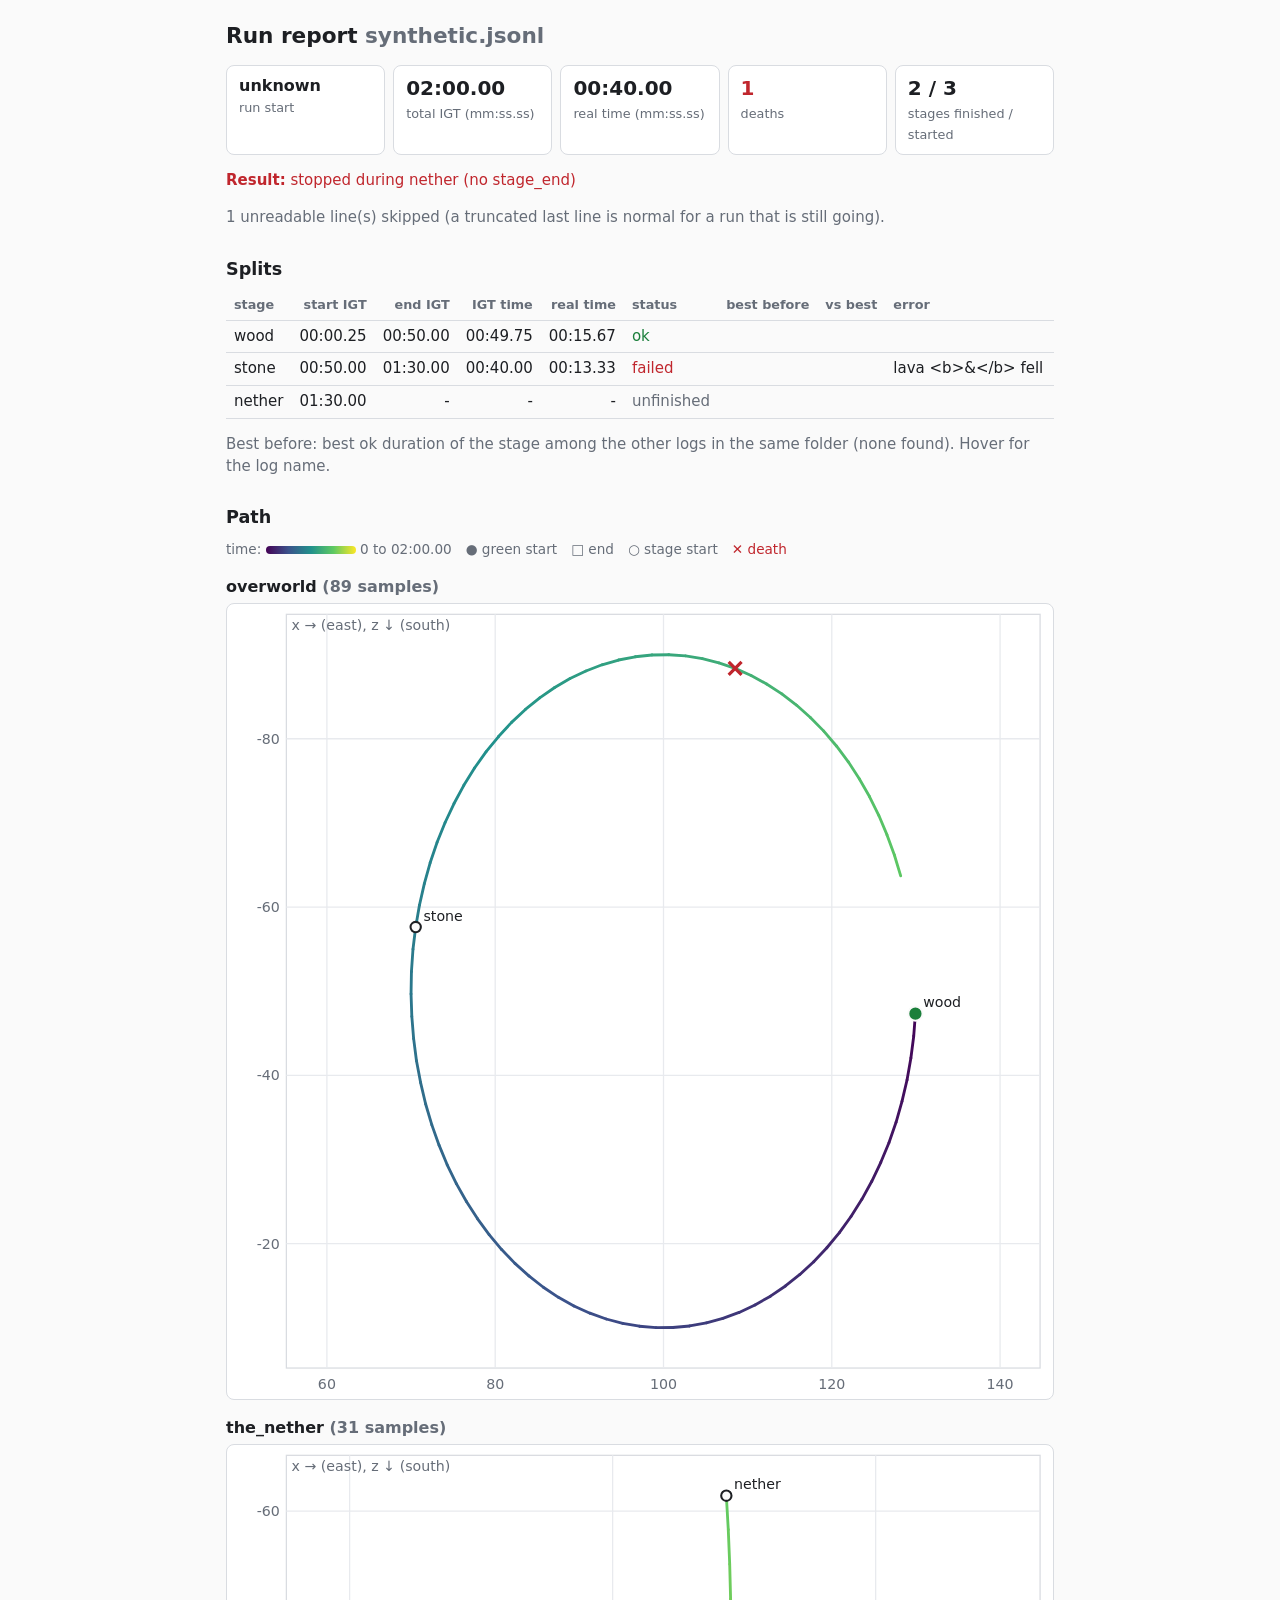
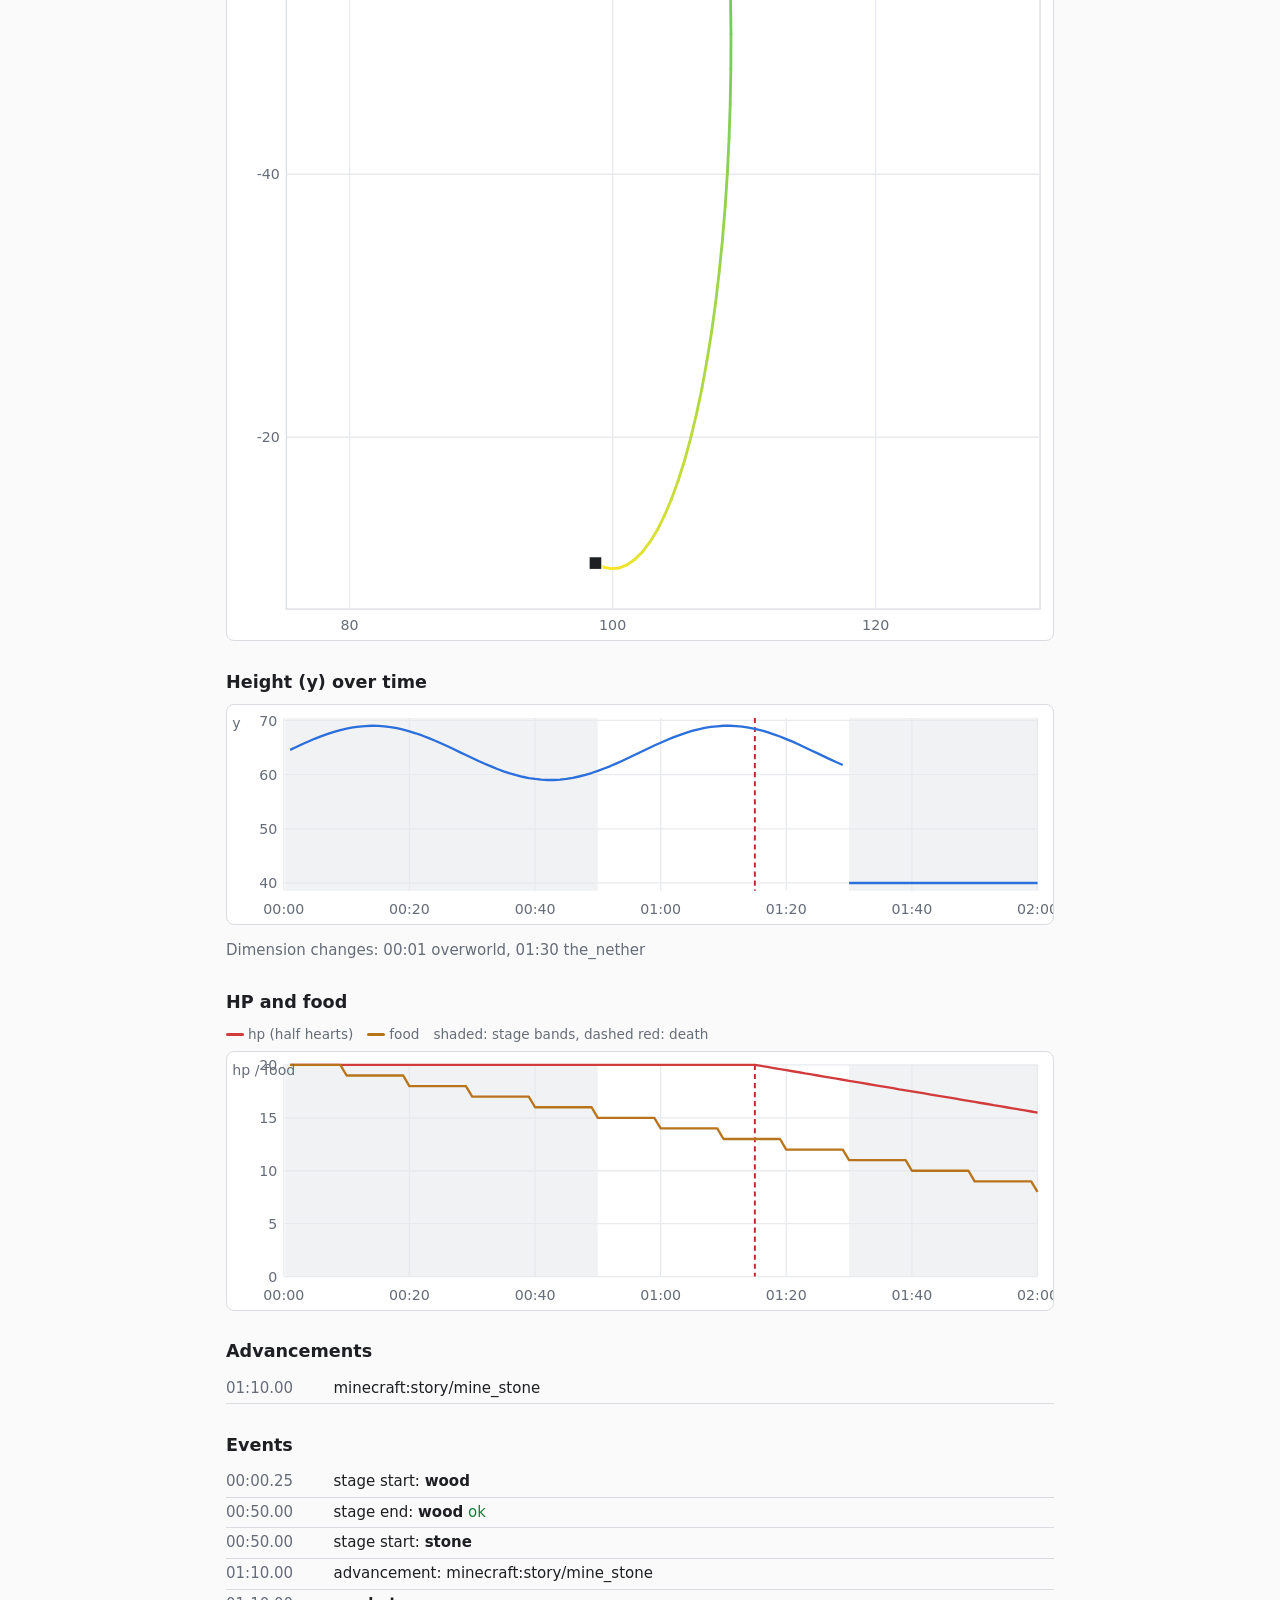
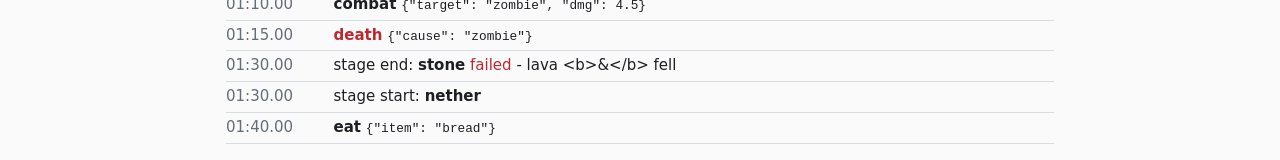
<file: mc_speedrun/tools/testdata/synthetic.html>
<!doctype html><html lang=en><head><meta charset=utf-8><meta name=viewport content='width=device-width,initial-scale=1'><title>Run report synthetic.jsonl</title><style>
:root{--bg:#fafafa;--fg:#1d1f23;--mute:#666d78;--card:#fff;--line:#d9dce1;--grid:#e8eaee;--acc:#2a6fdb;
--ok:#1b7f3b;--bad:#c0262d;--hp:#d23b3b;--food:#b8741a;--y:#2a6fdb;--band0:rgba(120,130,150,.10);--band1:rgba(120,130,150,0)}
@media(prefers-color-scheme:dark){:root{--bg:#14161a;--fg:#e6e8ec;--mute:#9aa1ac;--card:#1c1f25;--line:#343942;--grid:#2a2e36;
--acc:#6aa3ff;--ok:#5cc47c;--bad:#ff6b72;--hp:#ff6b6b;--food:#e8a54a;--y:#6aa3ff;--band0:rgba(160,170,190,.12);--band1:rgba(160,170,190,0)}}
*{box-sizing:border-box}
body{margin:0;background:var(--bg);color:var(--fg);font:15px/1.45 system-ui,-apple-system,Segoe UI,Roboto,sans-serif}
main{max-width:860px;margin:0 auto;padding:16px}
h1{font-size:1.35rem;margin:.2em 0 .6em}h2{font-size:1.1rem;margin:1.6em 0 .5em}
.cards{display:grid;grid-template-columns:repeat(auto-fit,minmax(150px,1fr));gap:8px}
.card{background:var(--card);border:1px solid var(--line);border-radius:8px;padding:8px 12px}
.card b{display:block;font-size:1.25rem;font-variant-numeric:tabular-nums}.card span{color:var(--mute);font-size:.8rem}
.ok{color:var(--ok)}.bad{color:var(--bad)}.mute{color:var(--mute)}
.scroll{overflow-x:auto}table{border-collapse:collapse;width:100%;font-variant-numeric:tabular-nums}
th,td{text-align:left;padding:5px 8px;border-bottom:1px solid var(--line);white-space:nowrap}
td.err{white-space:normal;min-width:12em;word-break:break-word}th{color:var(--mute);font-weight:600;font-size:.8rem}
td.n,th.n{text-align:right}
svg.chart{width:100%;height:auto;display:block;background:var(--card);border:1px solid var(--line);border-radius:8px}
.grid{stroke:var(--grid);stroke-width:1}.tick{fill:var(--mute);font-size:11px}.lbl{fill:var(--fg);font-size:11px}
.frame{fill:none;stroke:var(--line)}.band.b0{fill:var(--band0)}.band.b1{fill:var(--band1)}
.line{fill:none;stroke-width:1.8;stroke-linejoin:round}.line.hp{stroke:var(--hp)}.line.food{stroke:var(--food)}.line.yy{stroke:var(--y)}
.dot.hp{fill:var(--hp)}.dot.food{fill:var(--food)}.dot.yy{fill:var(--y)}
.death{stroke:var(--bad);stroke-width:1.5;stroke-dasharray:4 3}.deathmark{stroke:var(--bad);stroke-width:2.5;fill:none}
.stage{fill:var(--bg);stroke:var(--fg);stroke-width:1.6}.start{fill:var(--ok);stroke:var(--bg);stroke-width:1.5}.end{fill:var(--fg);stroke:var(--bg)}
.legend{display:flex;gap:14px;flex-wrap:wrap;color:var(--mute);font-size:.85rem;margin:.3em 0 .5em;align-items:center}
.sw{display:inline-block;width:18px;height:3px;vertical-align:middle;margin-right:4px;border-radius:2px}
.ramp{display:inline-block;width:90px;height:8px;border-radius:4px;vertical-align:middle}
ul.ev{list-style:none;padding:0;margin:0}ul.ev li{padding:4px 0;border-bottom:1px solid var(--line);display:flex;gap:10px}
ul.ev time{color:var(--mute);font-variant-numeric:tabular-nums;min-width:6.5em;flex:none}
code{font-size:.85em;word-break:break-all}
</style></head><body><main><h1>Run report <span class=mute>synthetic.jsonl</span></h1><div class=cards><div class=card><b class='' style='font-size:1rem'>unknown</b><span>run start</span></div><div class=card><b class='' style='font-size:1.25rem'>02:00.00</b><span>total IGT (mm:ss.ss)</span></div><div class=card><b class='' style='font-size:1.25rem'>00:40.00</b><span>real time (mm:ss.ss)</span></div><div class=card><b class='bad' style='font-size:1.25rem'>1</b><span>deaths</span></div><div class=card><b class='' style='font-size:1.25rem'>2 / 3</b><span>stages finished / started</span></div></div><p class='bad'><b>Result:</b> stopped during nether (no stage_end)</p><p class=mute>1 unreadable line(s) skipped (a truncated last line is normal for a run that is still going).</p><h2>Splits</h2><div class=scroll><table><tr><th>stage<th class=n>start IGT<th class=n>end IGT<th class=n>IGT time<th class=n>real time<th>status<th class=n>best before<th class=n>vs best<th>error</tr><tr><td>wood<td class=n>00:00.25<td class=n>00:50.00<td class=n>00:49.75<td class=n>00:15.67<td><span class=ok>ok</span><td class=n><td class=n><td class=err></tr><tr><td>stone<td class=n>00:50.00<td class=n>01:30.00<td class=n>00:40.00<td class=n>00:13.33<td><span class=bad>failed</span><td class=n><td class=n><td class=err>lava &lt;b&gt;&amp;&lt;/b&gt; fell</tr><tr><td>nether<td class=n>01:30.00<td class=n>-<td class=n>-<td class=n>-<td><span class=mute>unfinished</span><td class=n><td class=n><td class=err></tr></table></div><p class=mute>Best before: best ok duration of the stage among the other logs in the same folder (none found). Hover for the log name.</p><h2>Path</h2><div class=legend><span>time: <span class=ramp style='background:linear-gradient(90deg,#440154,#402a70,#3b528b,#2e728c,#21918c,#40ad77,#5ec962,#aed844,#fde725)'></span> 0 to 02:00.00</span><span>&#9679; green start</span><span>&#9633; end</span><span>&#9675; stage start</span><span style='color:var(--bad)'>&#10005; death</span></div><h3 style='font-size:1rem;margin:1em 0 .3em'>overworld <span class=mute>(89 samples)</span></h3><svg viewBox="0 0 640 616" class="chart map" role="img" aria-label="path in overworld"><rect class="frame" x="46" y="8" width="584" height="584"/><line class="grid" x1="77.4" x2="77.4" y1="8" y2="592"/><text class="tick" x="77.4" y="608" text-anchor="middle">60</text><line class="grid" x1="207.8" x2="207.8" y1="8" y2="592"/><text class="tick" x="207.8" y="608" text-anchor="middle">80</text><line class="grid" x1="338.2" x2="338.2" y1="8" y2="592"/><text class="tick" x="338.2" y="608" text-anchor="middle">100</text><line class="grid" x1="468.6" x2="468.6" y1="8" y2="592"/><text class="tick" x="468.6" y="608" text-anchor="middle">120</text><line class="grid" x1="599.0" x2="599.0" y1="8" y2="592"/><text class="tick" x="599.0" y="608" text-anchor="middle">140</text><line class="grid" x1="46" x2="630" y1="104.4" y2="104.4"/><text class="tick" x="41" y="108.4" text-anchor="end">-80</text><line class="grid" x1="46" x2="630" y1="234.8" y2="234.8"/><text class="tick" x="41" y="238.8" text-anchor="end">-60</text><line class="grid" x1="46" x2="630" y1="365.2" y2="365.2"/><text class="tick" x="41" y="369.2" text-anchor="end">-40</text><line class="grid" x1="46" x2="630" y1="495.6" y2="495.6"/><text class="tick" x="41" y="499.6" text-anchor="end">-20</text><line x1="533.4" y1="317.4" x2="532.1" y2="334.7" stroke="#430658" stroke-width="2.2" stroke-linecap="round"><title>00:02.00 y=65.1</title></line><line x1="532.1" y1="334.7" x2="529.9" y2="351.8" stroke="#43095a" stroke-width="2.2" stroke-linecap="round"><title>00:03.00 y=65.6</title></line><line x1="529.9" y1="351.8" x2="526.9" y2="368.8" stroke="#430c5b" stroke-width="2.2" stroke-linecap="round"><title>00:04.00 y=66.1</title></line><line x1="526.9" y1="368.8" x2="523.0" y2="385.4" stroke="#420e5d" stroke-width="2.2" stroke-linecap="round"><title>00:05.00 y=66.6</title></line><line x1="523.0" y1="385.4" x2="518.4" y2="401.6" stroke="#42115f" stroke-width="2.2" stroke-linecap="round"><title>00:06.00 y=67.1</title></line><line x1="518.4" y1="401.6" x2="512.9" y2="417.4" stroke="#421461" stroke-width="2.2" stroke-linecap="round"><title>00:07.00 y=67.5</title></line><line x1="512.9" y1="417.4" x2="506.6" y2="432.6" stroke="#421763" stroke-width="2.2" stroke-linecap="round"><title>00:08.00 y=67.9</title></line><line x1="506.6" y1="432.6" x2="499.6" y2="447.3" stroke="#411964" stroke-width="2.2" stroke-linecap="round"><title>00:09.00 y=68.2</title></line><line x1="499.6" y1="447.3" x2="491.9" y2="461.3" stroke="#411c66" stroke-width="2.2" stroke-linecap="round"><title>00:10.00 y=68.5</title></line><line x1="491.9" y1="461.3" x2="483.5" y2="474.6" stroke="#411f68" stroke-width="2.2" stroke-linecap="round"><title>00:11.00 y=68.7</title></line><line x1="483.5" y1="474.6" x2="474.5" y2="487.1" stroke="#40216a" stroke-width="2.2" stroke-linecap="round"><title>00:12.00 y=68.9</title></line><line x1="474.5" y1="487.1" x2="464.8" y2="498.8" stroke="#40246c" stroke-width="2.2" stroke-linecap="round"><title>00:13.00 y=69.0</title></line><line x1="464.8" y1="498.8" x2="454.6" y2="509.6" stroke="#40276e" stroke-width="2.2" stroke-linecap="round"><title>00:14.00 y=69.0</title></line><line x1="454.6" y1="509.6" x2="443.9" y2="519.5" stroke="#402a70" stroke-width="2.2" stroke-linecap="round"><title>00:15.00 y=69.0</title></line><line x1="443.9" y1="519.5" x2="432.7" y2="528.4" stroke="#3f2c71" stroke-width="2.2" stroke-linecap="round"><title>00:16.00 y=68.9</title></line><line x1="432.7" y1="528.4" x2="421.1" y2="536.3" stroke="#3f2f73" stroke-width="2.2" stroke-linecap="round"><title>00:17.00 y=68.7</title></line><line x1="421.1" y1="536.3" x2="409.1" y2="543.1" stroke="#3f3275" stroke-width="2.2" stroke-linecap="round"><title>00:18.00 y=68.5</title></line><line x1="409.1" y1="543.1" x2="396.8" y2="548.9" stroke="#3e3477" stroke-width="2.2" stroke-linecap="round"><title>00:19.00 y=68.3</title></line><line x1="396.8" y1="548.9" x2="384.2" y2="553.5" stroke="#3e3779" stroke-width="2.2" stroke-linecap="round"><title>00:20.00 y=68.0</title></line><line x1="384.2" y1="553.5" x2="371.5" y2="557.0" stroke="#3e3a7a" stroke-width="2.2" stroke-linecap="round"><title>00:21.00 y=67.6</title></line><line x1="371.5" y1="557.0" x2="358.5" y2="559.4" stroke="#3d3c7c" stroke-width="2.2" stroke-linecap="round"><title>00:22.00 y=67.2</title></line><line x1="358.5" y1="559.4" x2="345.5" y2="560.6" stroke="#3d3f7e" stroke-width="2.2" stroke-linecap="round"><title>00:23.00 y=66.8</title></line><line x1="345.5" y1="560.6" x2="332.5" y2="560.7" stroke="#3d4280" stroke-width="2.2" stroke-linecap="round"><title>00:24.00 y=66.3</title></line><line x1="332.5" y1="560.7" x2="319.5" y2="559.6" stroke="#3c4482" stroke-width="2.2" stroke-linecap="round"><title>00:25.00 y=65.8</title></line><line x1="319.5" y1="559.6" x2="306.6" y2="557.4" stroke="#3c4784" stroke-width="2.2" stroke-linecap="round"><title>00:26.00 y=65.3</title></line><line x1="306.6" y1="557.4" x2="293.8" y2="554.0" stroke="#3c4a86" stroke-width="2.2" stroke-linecap="round"><title>00:27.00 y=64.7</title></line><line x1="293.8" y1="554.0" x2="281.2" y2="549.5" stroke="#3c4d87" stroke-width="2.2" stroke-linecap="round"><title>00:28.00 y=64.2</title></line><line x1="281.2" y1="549.5" x2="268.8" y2="543.9" stroke="#3b4f89" stroke-width="2.2" stroke-linecap="round"><title>00:29.00 y=63.6</title></line><line x1="268.8" y1="543.9" x2="256.8" y2="537.2" stroke="#3b528b" stroke-width="2.2" stroke-linecap="round"><title>00:30.00 y=63.0</title></line><line x1="256.8" y1="537.2" x2="245.1" y2="529.4" stroke="#3a548b" stroke-width="2.2" stroke-linecap="round"><title>00:31.00 y=62.5</title></line><line x1="245.1" y1="529.4" x2="233.9" y2="520.6" stroke="#39568b" stroke-width="2.2" stroke-linecap="round"><title>00:32.00 y=62.0</title></line><line x1="233.9" y1="520.6" x2="223.1" y2="510.9" stroke="#38588b" stroke-width="2.2" stroke-linecap="round"><title>00:33.00 y=61.5</title></line><line x1="223.1" y1="510.9" x2="212.8" y2="500.2" stroke="#385a8b" stroke-width="2.2" stroke-linecap="round"><title>00:34.00 y=61.0</title></line><line x1="212.8" y1="500.2" x2="203.1" y2="488.6" stroke="#375c8b" stroke-width="2.2" stroke-linecap="round"><title>00:35.00 y=60.6</title></line><line x1="203.1" y1="488.6" x2="194.0" y2="476.2" stroke="#365f8b" stroke-width="2.2" stroke-linecap="round"><title>00:36.00 y=60.2</title></line><line x1="194.0" y1="476.2" x2="185.5" y2="463.0" stroke="#35618b" stroke-width="2.2" stroke-linecap="round"><title>00:37.00 y=59.9</title></line><line x1="185.5" y1="463.0" x2="177.7" y2="449.1" stroke="#34638b" stroke-width="2.2" stroke-linecap="round"><title>00:38.00 y=59.6</title></line><line x1="177.7" y1="449.1" x2="170.6" y2="434.5" stroke="#33658b" stroke-width="2.2" stroke-linecap="round"><title>00:39.00 y=59.4</title></line><line x1="170.6" y1="434.5" x2="164.3" y2="419.3" stroke="#32678b" stroke-width="2.2" stroke-linecap="round"><title>00:40.00 y=59.2</title></line><line x1="164.3" y1="419.3" x2="158.7" y2="403.6" stroke="#31698b" stroke-width="2.2" stroke-linecap="round"><title>00:41.00 y=59.1</title></line><line x1="158.7" y1="403.6" x2="153.9" y2="387.4" stroke="#316b8b" stroke-width="2.2" stroke-linecap="round"><title>00:42.00 y=59.0</title></line><line x1="153.9" y1="387.4" x2="150.0" y2="370.8" stroke="#306d8b" stroke-width="2.2" stroke-linecap="round"><title>00:43.00 y=59.0</title></line><line x1="150.0" y1="370.8" x2="146.8" y2="353.9" stroke="#2f6f8b" stroke-width="2.2" stroke-linecap="round"><title>00:44.00 y=59.1</title></line><line x1="146.8" y1="353.9" x2="144.6" y2="336.8" stroke="#2e728c" stroke-width="2.2" stroke-linecap="round"><title>00:45.00 y=59.2</title></line><line x1="144.6" y1="336.8" x2="143.2" y2="319.5" stroke="#2d748c" stroke-width="2.2" stroke-linecap="round"><title>00:46.00 y=59.4</title></line><line x1="143.2" y1="319.5" x2="142.6" y2="302.2" stroke="#2c768c" stroke-width="2.2" stroke-linecap="round"><title>00:47.00 y=59.6</title></line><line x1="142.6" y1="302.2" x2="142.9" y2="284.8" stroke="#2b788c" stroke-width="2.2" stroke-linecap="round"><title>00:48.00 y=59.9</title></line><line x1="142.9" y1="284.8" x2="144.1" y2="267.5" stroke="#2b7a8c" stroke-width="2.2" stroke-linecap="round"><title>00:49.00 y=60.3</title></line><line x1="144.1" y1="267.5" x2="146.2" y2="250.3" stroke="#2a7c8c" stroke-width="2.2" stroke-linecap="round"><title>00:50.00 y=60.7</title></line><line x1="146.2" y1="250.3" x2="149.1" y2="233.4" stroke="#297e8c" stroke-width="2.2" stroke-linecap="round"><title>00:51.00 y=61.1</title></line><line x1="149.1" y1="233.4" x2="152.9" y2="216.7" stroke="#28808c" stroke-width="2.2" stroke-linecap="round"><title>00:52.00 y=61.6</title></line><line x1="152.9" y1="216.7" x2="157.4" y2="200.5" stroke="#27828c" stroke-width="2.2" stroke-linecap="round"><title>00:53.00 y=62.1</title></line><line x1="157.4" y1="200.5" x2="162.8" y2="184.6" stroke="#26848c" stroke-width="2.2" stroke-linecap="round"><title>00:54.00 y=62.6</title></line><line x1="162.8" y1="184.6" x2="169.0" y2="169.3" stroke="#25868c" stroke-width="2.2" stroke-linecap="round"><title>00:55.00 y=63.1</title></line><line x1="169.0" y1="169.3" x2="175.9" y2="154.6" stroke="#24898c" stroke-width="2.2" stroke-linecap="round"><title>00:56.00 y=63.7</title></line><line x1="175.9" y1="154.6" x2="183.5" y2="140.5" stroke="#248b8c" stroke-width="2.2" stroke-linecap="round"><title>00:57.00 y=64.3</title></line><line x1="183.5" y1="140.5" x2="191.8" y2="127.1" stroke="#238d8c" stroke-width="2.2" stroke-linecap="round"><title>00:58.00 y=64.8</title></line><line x1="191.8" y1="127.1" x2="200.8" y2="114.4" stroke="#228f8c" stroke-width="2.2" stroke-linecap="round"><title>00:59.00 y=65.3</title></line><line x1="200.8" y1="114.4" x2="210.4" y2="102.7" stroke="#21918c" stroke-width="2.2" stroke-linecap="round"><title>01:00.00 y=65.9</title></line><line x1="210.4" y1="102.7" x2="220.5" y2="91.7" stroke="#23938b" stroke-width="2.2" stroke-linecap="round"><title>01:01.00 y=66.4</title></line><line x1="220.5" y1="91.7" x2="231.2" y2="81.7" stroke="#259589" stroke-width="2.2" stroke-linecap="round"><title>01:02.00 y=66.8</title></line><line x1="231.2" y1="81.7" x2="242.3" y2="72.7" stroke="#279788" stroke-width="2.2" stroke-linecap="round"><title>01:03.00 y=67.3</title></line><line x1="242.3" y1="72.7" x2="253.9" y2="64.7" stroke="#299886" stroke-width="2.2" stroke-linecap="round"><title>01:04.00 y=67.7</title></line><line x1="253.9" y1="64.7" x2="265.8" y2="57.7" stroke="#2b9a85" stroke-width="2.2" stroke-linecap="round"><title>01:05.00 y=68.0</title></line><line x1="265.8" y1="57.7" x2="278.1" y2="51.9" stroke="#2d9c84" stroke-width="2.2" stroke-linecap="round"><title>01:06.00 y=68.3</title></line><line x1="278.1" y1="51.9" x2="290.6" y2="47.1" stroke="#2f9e82" stroke-width="2.2" stroke-linecap="round"><title>01:07.00 y=68.6</title></line><line x1="290.6" y1="47.1" x2="303.4" y2="43.4" stroke="#31a081" stroke-width="2.2" stroke-linecap="round"><title>01:08.00 y=68.8</title></line><line x1="303.4" y1="43.4" x2="316.3" y2="40.9" stroke="#33a27f" stroke-width="2.2" stroke-linecap="round"><title>01:09.00 y=68.9</title></line><line x1="316.3" y1="40.9" x2="329.3" y2="39.5" stroke="#35a47e" stroke-width="2.2" stroke-linecap="round"><title>01:10.00 y=69.0</title></line><line x1="329.3" y1="39.5" x2="342.3" y2="39.3" stroke="#37a67d" stroke-width="2.2" stroke-linecap="round"><title>01:11.00 y=69.0</title></line><line x1="342.3" y1="39.3" x2="355.3" y2="40.2" stroke="#39a77b" stroke-width="2.2" stroke-linecap="round"><title>01:12.00 y=68.9</title></line><line x1="355.3" y1="40.2" x2="368.3" y2="42.3" stroke="#3ba97a" stroke-width="2.2" stroke-linecap="round"><title>01:13.00 y=68.8</title></line><line x1="368.3" y1="42.3" x2="381.1" y2="45.6" stroke="#3dab78" stroke-width="2.2" stroke-linecap="round"><title>01:14.00 y=68.7</title></line><line x1="381.1" y1="45.6" x2="393.7" y2="49.9" stroke="#40ad77" stroke-width="2.2" stroke-linecap="round"><title>01:15.00 y=68.4</title></line><line x1="393.7" y1="49.9" x2="406.1" y2="55.4" stroke="#42af76" stroke-width="2.2" stroke-linecap="round"><title>01:16.00 y=68.2</title></line><line x1="406.1" y1="55.4" x2="418.1" y2="62.0" stroke="#44b174" stroke-width="2.2" stroke-linecap="round"><title>01:17.00 y=67.8</title></line><line x1="418.1" y1="62.0" x2="429.9" y2="69.6" stroke="#46b373" stroke-width="2.2" stroke-linecap="round"><title>01:18.00 y=67.4</title></line><line x1="429.9" y1="69.6" x2="441.2" y2="78.3" stroke="#48b471" stroke-width="2.2" stroke-linecap="round"><title>01:19.00 y=67.0</title></line><line x1="441.2" y1="78.3" x2="452.0" y2="87.9" stroke="#4ab670" stroke-width="2.2" stroke-linecap="round"><title>01:20.00 y=66.6</title></line><line x1="452.0" y1="87.9" x2="462.4" y2="98.5" stroke="#4cb86f" stroke-width="2.2" stroke-linecap="round"><title>01:21.00 y=66.1</title></line><line x1="462.4" y1="98.5" x2="472.2" y2="110.0" stroke="#4eba6d" stroke-width="2.2" stroke-linecap="round"><title>01:22.00 y=65.5</title></line><line x1="472.2" y1="110.0" x2="481.4" y2="122.3" stroke="#50bc6c" stroke-width="2.2" stroke-linecap="round"><title>01:23.00 y=65.0</title></line><line x1="481.4" y1="122.3" x2="489.9" y2="135.4" stroke="#52be6a" stroke-width="2.2" stroke-linecap="round"><title>01:24.00 y=64.5</title></line><line x1="489.9" y1="135.4" x2="497.8" y2="149.2" stroke="#54c069" stroke-width="2.2" stroke-linecap="round"><title>01:25.00 y=63.9</title></line><line x1="497.8" y1="149.2" x2="505.0" y2="163.7" stroke="#56c268" stroke-width="2.2" stroke-linecap="round"><title>01:26.00 y=63.3</title></line><line x1="505.0" y1="163.7" x2="511.4" y2="178.9" stroke="#58c366" stroke-width="2.2" stroke-linecap="round"><title>01:27.00 y=62.8</title></line><line x1="511.4" y1="178.9" x2="517.1" y2="194.5" stroke="#5ac565" stroke-width="2.2" stroke-linecap="round"><title>01:28.00 y=62.3</title></line><line x1="517.1" y1="194.5" x2="522.0" y2="210.6" stroke="#5cc763" stroke-width="2.2" stroke-linecap="round"><title>01:29.00 y=61.8</title></line><circle class="stage" cx="533.4" cy="317.4" r="4"/><text class="lbl" x="539.4" y="312.4">wood</text><circle class="stage" cx="146.2" cy="250.3" r="4"/><text class="lbl" x="152.2" y="245.3">stone</text><path class="deathmark" d="M388.7 44.9L398.7 54.9M388.7 54.9L398.7 44.9"><title>death 01:15.00</title></path><circle class="start" cx="533.4" cy="317.4" r="5.5"><title>start</title></circle><text class="tick" x="50" y="20">x &#8594; (east), z &#8595; (south)</text></svg><h3 style='font-size:1rem;margin:1em 0 .3em'>the_nether <span class=mute>(31 samples)</span></h3><svg viewBox="0 0 640 616" class="chart map" role="img" aria-label="path in the_nether"><rect class="frame" x="46" y="8" width="584" height="584"/><line class="grid" x1="95.0" x2="95.0" y1="8" y2="592"/><text class="tick" x="95.0" y="608" text-anchor="middle">80</text><line class="grid" x1="298.8" x2="298.8" y1="8" y2="592"/><text class="tick" x="298.8" y="608" text-anchor="middle">100</text><line class="grid" x1="502.6" x2="502.6" y1="8" y2="592"/><text class="tick" x="502.6" y="608" text-anchor="middle">120</text><line class="grid" x1="46" x2="630" y1="51.3" y2="51.3"/><text class="tick" x="41" y="55.3" text-anchor="end">-60</text><line class="grid" x1="46" x2="630" y1="255.1" y2="255.1"/><text class="tick" x="41" y="259.1" text-anchor="end">-40</text><line class="grid" x1="46" x2="630" y1="458.9" y2="458.9"/><text class="tick" x="41" y="462.9" text-anchor="end">-20</text><line x1="386.9" y1="39.3" x2="388.4" y2="65.6" stroke="#63ca60" stroke-width="2.2" stroke-linecap="round"><title>01:31.00 y=40.0</title></line><line x1="388.4" y1="65.6" x2="389.5" y2="92.3" stroke="#69cb5e" stroke-width="2.2" stroke-linecap="round"><title>01:32.00 y=40.0</title></line><line x1="389.5" y1="92.3" x2="390.2" y2="119.3" stroke="#6ecc5c" stroke-width="2.2" stroke-linecap="round"><title>01:33.00 y=40.0</title></line><line x1="390.2" y1="119.3" x2="390.5" y2="146.4" stroke="#73cd5a" stroke-width="2.2" stroke-linecap="round"><title>01:34.00 y=40.0</title></line><line x1="390.5" y1="146.4" x2="390.4" y2="173.6" stroke="#78ce58" stroke-width="2.2" stroke-linecap="round"><title>01:35.00 y=40.0</title></line><line x1="390.4" y1="173.6" x2="389.9" y2="200.7" stroke="#7ecf56" stroke-width="2.2" stroke-linecap="round"><title>01:36.00 y=40.0</title></line><line x1="389.9" y1="200.7" x2="389.0" y2="227.5" stroke="#83d054" stroke-width="2.2" stroke-linecap="round"><title>01:37.00 y=40.0</title></line><line x1="389.0" y1="227.5" x2="387.7" y2="254.1" stroke="#88d152" stroke-width="2.2" stroke-linecap="round"><title>01:38.00 y=40.0</title></line><line x1="387.7" y1="254.1" x2="386.0" y2="280.1" stroke="#8ed250" stroke-width="2.2" stroke-linecap="round"><title>01:39.00 y=40.0</title></line><line x1="386.0" y1="280.1" x2="383.9" y2="305.7" stroke="#93d34e" stroke-width="2.2" stroke-linecap="round"><title>01:40.00 y=40.0</title></line><line x1="383.9" y1="305.7" x2="381.4" y2="330.5" stroke="#98d44c" stroke-width="2.2" stroke-linecap="round"><title>01:41.00 y=40.0</title></line><line x1="381.4" y1="330.5" x2="378.6" y2="354.6" stroke="#9ed54a" stroke-width="2.2" stroke-linecap="round"><title>01:42.00 y=40.0</title></line><line x1="378.6" y1="354.6" x2="375.4" y2="377.7" stroke="#a3d648" stroke-width="2.2" stroke-linecap="round"><title>01:43.00 y=40.0</title></line><line x1="375.4" y1="377.7" x2="371.8" y2="399.9" stroke="#a8d746" stroke-width="2.2" stroke-linecap="round"><title>01:44.00 y=40.0</title></line><line x1="371.8" y1="399.9" x2="368.0" y2="420.9" stroke="#aed844" stroke-width="2.2" stroke-linecap="round"><title>01:45.00 y=40.0</title></line><line x1="368.0" y1="420.9" x2="363.8" y2="440.8" stroke="#b3d941" stroke-width="2.2" stroke-linecap="round"><title>01:46.00 y=40.0</title></line><line x1="363.8" y1="440.8" x2="359.3" y2="459.4" stroke="#b8da3f" stroke-width="2.2" stroke-linecap="round"><title>01:47.00 y=40.0</title></line><line x1="359.3" y1="459.4" x2="354.6" y2="476.7" stroke="#bddb3d" stroke-width="2.2" stroke-linecap="round"><title>01:48.00 y=40.0</title></line><line x1="354.6" y1="476.7" x2="349.6" y2="492.4" stroke="#c3dc3b" stroke-width="2.2" stroke-linecap="round"><title>01:49.00 y=40.0</title></line><line x1="349.6" y1="492.4" x2="344.4" y2="506.7" stroke="#c8dd39" stroke-width="2.2" stroke-linecap="round"><title>01:50.00 y=40.0</title></line><line x1="344.4" y1="506.7" x2="339.0" y2="519.5" stroke="#cdde37" stroke-width="2.2" stroke-linecap="round"><title>01:51.00 y=40.0</title></line><line x1="339.0" y1="519.5" x2="333.5" y2="530.6" stroke="#d3df35" stroke-width="2.2" stroke-linecap="round"><title>01:52.00 y=40.0</title></line><line x1="333.5" y1="530.6" x2="327.7" y2="540.0" stroke="#d8e033" stroke-width="2.2" stroke-linecap="round"><title>01:53.00 y=40.0</title></line><line x1="327.7" y1="540.0" x2="321.9" y2="547.7" stroke="#dde131" stroke-width="2.2" stroke-linecap="round"><title>01:54.00 y=40.0</title></line><line x1="321.9" y1="547.7" x2="315.9" y2="553.6" stroke="#e3e22f" stroke-width="2.2" stroke-linecap="round"><title>01:55.00 y=40.0</title></line><line x1="315.9" y1="553.6" x2="309.9" y2="557.8" stroke="#e8e32d" stroke-width="2.2" stroke-linecap="round"><title>01:56.00 y=40.0</title></line><line x1="309.9" y1="557.8" x2="303.8" y2="560.2" stroke="#ede42b" stroke-width="2.2" stroke-linecap="round"><title>01:57.00 y=40.0</title></line><line x1="303.8" y1="560.2" x2="297.7" y2="560.7" stroke="#f2e529" stroke-width="2.2" stroke-linecap="round"><title>01:58.00 y=40.0</title></line><line x1="297.7" y1="560.7" x2="291.6" y2="559.5" stroke="#f8e627" stroke-width="2.2" stroke-linecap="round"><title>01:59.00 y=40.0</title></line><line x1="291.6" y1="559.5" x2="285.5" y2="556.4" stroke="#fde725" stroke-width="2.2" stroke-linecap="round"><title>02:00.00 y=40.0</title></line><circle class="stage" cx="386.9" cy="39.3" r="4"/><text class="lbl" x="392.9" y="34.3">nether</text><rect class="end" x="280.5" y="551.4" width="10" height="10"><title>end 02:00.00</title></rect><text class="tick" x="50" y="20">x &#8594; (east), z &#8595; (south)</text></svg><h2>Height (y) over time</h2><svg viewBox="0 0 640 170" class="chart" role="img" aria-label="y over time"><rect class="band b0" x="45.2" y="10" width="242.1" height="134"><title>wood</title></rect><rect class="band b1" x="287.3" y="10" width="194.7" height="134"><title>stone</title></rect><rect class="band b0" x="482.0" y="10" width="146.0" height="134"><title>nether</title></rect><line class="grid" x1="44" x2="628" y1="137.9" y2="137.9"/><text class="tick" x="39" y="141.9" text-anchor="end">40</text><line class="grid" x1="44" x2="628" y1="95.9" y2="95.9"/><text class="tick" x="39" y="99.9" text-anchor="end">50</text><line class="grid" x1="44" x2="628" y1="53.9" y2="53.9"/><text class="tick" x="39" y="57.9" text-anchor="end">60</text><line class="grid" x1="44" x2="628" y1="11.9" y2="11.9"/><text class="tick" x="39" y="15.9" text-anchor="end">70</text><line class="grid" x1="44.0" x2="44.0" y1="10" y2="144"/><text class="tick" x="44.0" y="162" text-anchor="middle">00:00</text><line class="grid" x1="141.3" x2="141.3" y1="10" y2="144"/><text class="tick" x="141.3" y="162" text-anchor="middle">00:20</text><line class="grid" x1="238.7" x2="238.7" y1="10" y2="144"/><text class="tick" x="238.7" y="162" text-anchor="middle">00:40</text><line class="grid" x1="336.0" x2="336.0" y1="10" y2="144"/><text class="tick" x="336.0" y="162" text-anchor="middle">01:00</text><line class="grid" x1="433.3" x2="433.3" y1="10" y2="144"/><text class="tick" x="433.3" y="162" text-anchor="middle">01:20</text><line class="grid" x1="530.7" x2="530.7" y1="10" y2="144"/><text class="tick" x="530.7" y="162" text-anchor="middle">01:40</text><line class="grid" x1="628.0" x2="628.0" y1="10" y2="144"/><text class="tick" x="628.0" y="162" text-anchor="middle">02:00</text><line class="death" x1="409.0" x2="409.0" y1="10" y2="144"><title>death</title></line><path class="line yy" d="M48.9 34.8 L53.7 32.5 L58.6 30.2 L63.5 28.1 L68.3 26.0 L73.2 24.1 L78.1 22.4 L82.9 20.8 L87.8 19.4 L92.7 18.3 L97.5 17.4 L102.4 16.7 L107.3 16.3 L112.1 16.1 L117.0 16.2 L121.9 16.5 L126.7 17.1 L131.6 18.0 L136.5 19.1 L141.3 20.4 L146.2 21.9 L151.1 23.6 L155.9 25.5 L160.8 27.5 L165.7 29.6 L170.5 31.8 L175.4 34.1 L180.3 36.5 L185.1 38.8 L190.0 41.1 L194.9 43.4 L199.7 45.5 L204.6 47.6 L209.5 49.6 L214.3 51.4 L219.2 53.0 L224.1 54.4 L228.9 55.6 L233.8 56.6 L238.7 57.3 L243.5 57.8 L248.4 58.1 L253.3 58.1 L258.1 57.8 L263.0 57.2 L267.9 56.4 L272.7 55.4 L277.6 54.2 L282.5 52.7 L287.3 51.1 L292.2 49.2 L297.1 47.3 L301.9 45.2 L306.8 43.0 L311.7 40.7 L316.5 38.4 L321.4 36.0 L326.3 33.7 L331.1 31.4 L336.0 29.2 L340.9 27.1 L345.7 25.1 L350.6 23.3 L355.5 21.6 L360.3 20.1 L365.2 18.9 L370.1 17.8 L374.9 17.0 L379.8 16.5 L384.7 16.1 L389.5 16.1 L394.4 16.3 L399.3 16.8 L404.1 17.5 L409.0 18.5 L413.9 19.6 L418.7 21.0 L423.6 22.7 L428.5 24.4 L433.3 26.4 L438.2 28.4 L443.1 30.6 L447.9 32.9 L452.8 35.2 L457.7 37.5 L462.5 39.8 L467.4 42.1 L472.3 44.4 L477.1 46.5"><title>y in overworld</title></path><path class="line yy" d="M482.0 137.9 L486.9 137.9 L491.7 137.9 L496.6 137.9 L501.5 137.9 L506.3 137.9 L511.2 137.9 L516.1 137.9 L520.9 137.9 L525.8 137.9 L530.7 137.9 L535.5 137.9 L540.4 137.9 L545.3 137.9 L550.1 137.9 L555.0 137.9 L559.9 137.9 L564.7 137.9 L569.6 137.9 L574.5 137.9 L579.3 137.9 L584.2 137.9 L589.1 137.9 L593.9 137.9 L598.8 137.9 L603.7 137.9 L608.5 137.9 L613.4 137.9 L618.3 137.9 L623.1 137.9 L628.0 137.9"><title>y in the_nether</title></path><text class="tick" x="4" y="18" >y</text></svg><p class=mute>Dimension changes: 00:01 overworld, 01:30 the_nether</p><h2>HP and food</h2><div class=legend><span><i class=sw style='background:var(--hp)'></i>hp (half hearts)</span><span><i class=sw style='background:var(--food)'></i>food</span><span>shaded: stage bands, dashed red: death</span></div><svg viewBox="0 0 640 200" class="chart" role="img" aria-label="hp / food over time"><rect class="band b0" x="45.2" y="10" width="242.1" height="164"><title>wood</title></rect><rect class="band b1" x="287.3" y="10" width="194.7" height="164"><title>stone</title></rect><rect class="band b0" x="482.0" y="10" width="146.0" height="164"><title>nether</title></rect><line class="grid" x1="44" x2="628" y1="174.0" y2="174.0"/><text class="tick" x="39" y="178.0" text-anchor="end">0</text><line class="grid" x1="44" x2="628" y1="133.0" y2="133.0"/><text class="tick" x="39" y="137.0" text-anchor="end">5</text><line class="grid" x1="44" x2="628" y1="92.0" y2="92.0"/><text class="tick" x="39" y="96.0" text-anchor="end">10</text><line class="grid" x1="44" x2="628" y1="51.0" y2="51.0"/><text class="tick" x="39" y="55.0" text-anchor="end">15</text><line class="grid" x1="44" x2="628" y1="10.0" y2="10.0"/><text class="tick" x="39" y="14.0" text-anchor="end">20</text><line class="grid" x1="44.0" x2="44.0" y1="10" y2="174"/><text class="tick" x="44.0" y="192" text-anchor="middle">00:00</text><line class="grid" x1="141.3" x2="141.3" y1="10" y2="174"/><text class="tick" x="141.3" y="192" text-anchor="middle">00:20</text><line class="grid" x1="238.7" x2="238.7" y1="10" y2="174"/><text class="tick" x="238.7" y="192" text-anchor="middle">00:40</text><line class="grid" x1="336.0" x2="336.0" y1="10" y2="174"/><text class="tick" x="336.0" y="192" text-anchor="middle">01:00</text><line class="grid" x1="433.3" x2="433.3" y1="10" y2="174"/><text class="tick" x="433.3" y="192" text-anchor="middle">01:20</text><line class="grid" x1="530.7" x2="530.7" y1="10" y2="174"/><text class="tick" x="530.7" y="192" text-anchor="middle">01:40</text><line class="grid" x1="628.0" x2="628.0" y1="10" y2="174"/><text class="tick" x="628.0" y="192" text-anchor="middle">02:00</text><line class="death" x1="409.0" x2="409.0" y1="10" y2="174"><title>death</title></line><path class="line hp" d="M48.9 10.0 L53.7 10.0 L58.6 10.0 L63.5 10.0 L68.3 10.0 L73.2 10.0 L78.1 10.0 L82.9 10.0 L87.8 10.0 L92.7 10.0 L97.5 10.0 L102.4 10.0 L107.3 10.0 L112.1 10.0 L117.0 10.0 L121.9 10.0 L126.7 10.0 L131.6 10.0 L136.5 10.0 L141.3 10.0 L146.2 10.0 L151.1 10.0 L155.9 10.0 L160.8 10.0 L165.7 10.0 L170.5 10.0 L175.4 10.0 L180.3 10.0 L185.1 10.0 L190.0 10.0 L194.9 10.0 L199.7 10.0 L204.6 10.0 L209.5 10.0 L214.3 10.0 L219.2 10.0 L224.1 10.0 L228.9 10.0 L233.8 10.0 L238.7 10.0 L243.5 10.0 L248.4 10.0 L253.3 10.0 L258.1 10.0 L263.0 10.0 L267.9 10.0 L272.7 10.0 L277.6 10.0 L282.5 10.0 L287.3 10.0 L292.2 10.0 L297.1 10.0 L301.9 10.0 L306.8 10.0 L311.7 10.0 L316.5 10.0 L321.4 10.0 L326.3 10.0 L331.1 10.0 L336.0 10.0 L340.9 10.0 L345.7 10.0 L350.6 10.0 L355.5 10.0 L360.3 10.0 L365.2 10.0 L370.1 10.0 L374.9 10.0 L379.8 10.0 L384.7 10.0 L389.5 10.0 L394.4 10.0 L399.3 10.0 L404.1 10.0 L409.0 10.0 L413.9 10.8 L418.7 11.6 L423.6 12.5 L428.5 13.3 L433.3 14.1 L438.2 14.9 L443.1 15.7 L447.9 16.6 L452.8 17.4 L457.7 18.2 L462.5 19.0 L467.4 19.8 L472.3 20.7 L477.1 21.5 L482.0 22.3 L486.9 23.1 L491.7 23.9 L496.6 24.8 L501.5 25.6 L506.3 26.4 L511.2 27.2 L516.1 28.0 L520.9 28.9 L525.8 29.7 L530.7 30.5 L535.5 31.3 L540.4 32.1 L545.3 33.0 L550.1 33.8 L555.0 34.6 L559.9 35.4 L564.7 36.2 L569.6 37.1 L574.5 37.9 L579.3 38.7 L584.2 39.5 L589.1 40.3 L593.9 41.2 L598.8 42.0 L603.7 42.8 L608.5 43.6 L613.4 44.4 L618.3 45.3 L623.1 46.1 L628.0 46.9"><title>hp</title></path><path class="line food" d="M48.9 10.0 L53.7 10.0 L58.6 10.0 L63.5 10.0 L68.3 10.0 L73.2 10.0 L78.1 10.0 L82.9 10.0 L87.8 10.0 L92.7 18.2 L97.5 18.2 L102.4 18.2 L107.3 18.2 L112.1 18.2 L117.0 18.2 L121.9 18.2 L126.7 18.2 L131.6 18.2 L136.5 18.2 L141.3 26.4 L146.2 26.4 L151.1 26.4 L155.9 26.4 L160.8 26.4 L165.7 26.4 L170.5 26.4 L175.4 26.4 L180.3 26.4 L185.1 26.4 L190.0 34.6 L194.9 34.6 L199.7 34.6 L204.6 34.6 L209.5 34.6 L214.3 34.6 L219.2 34.6 L224.1 34.6 L228.9 34.6 L233.8 34.6 L238.7 42.8 L243.5 42.8 L248.4 42.8 L253.3 42.8 L258.1 42.8 L263.0 42.8 L267.9 42.8 L272.7 42.8 L277.6 42.8 L282.5 42.8 L287.3 51.0 L292.2 51.0 L297.1 51.0 L301.9 51.0 L306.8 51.0 L311.7 51.0 L316.5 51.0 L321.4 51.0 L326.3 51.0 L331.1 51.0 L336.0 59.2 L340.9 59.2 L345.7 59.2 L350.6 59.2 L355.5 59.2 L360.3 59.2 L365.2 59.2 L370.1 59.2 L374.9 59.2 L379.8 59.2 L384.7 67.4 L389.5 67.4 L394.4 67.4 L399.3 67.4 L404.1 67.4 L409.0 67.4 L413.9 67.4 L418.7 67.4 L423.6 67.4 L428.5 67.4 L433.3 75.6 L438.2 75.6 L443.1 75.6 L447.9 75.6 L452.8 75.6 L457.7 75.6 L462.5 75.6 L467.4 75.6 L472.3 75.6 L477.1 75.6 L482.0 83.8 L486.9 83.8 L491.7 83.8 L496.6 83.8 L501.5 83.8 L506.3 83.8 L511.2 83.8 L516.1 83.8 L520.9 83.8 L525.8 83.8 L530.7 92.0 L535.5 92.0 L540.4 92.0 L545.3 92.0 L550.1 92.0 L555.0 92.0 L559.9 92.0 L564.7 92.0 L569.6 92.0 L574.5 92.0 L579.3 100.2 L584.2 100.2 L589.1 100.2 L593.9 100.2 L598.8 100.2 L603.7 100.2 L608.5 100.2 L613.4 100.2 L618.3 100.2 L623.1 100.2 L628.0 108.4"><title>food</title></path><text class="tick" x="4" y="18" >hp / food</text></svg><h2>Advancements</h2><ul class=ev><li><time>01:10.00</time><span>minecraft:story/mine_stone</span></li></ul><h2>Events</h2><ul class=ev><li><time>00:00.25</time><span>stage start: <b>wood</b></span></li><li><time>00:50.00</time><span>stage end: <b>wood</b> <span class='ok'>ok</span></span></li><li><time>00:50.00</time><span>stage start: <b>stone</b></span></li><li><time>01:10.00</time><span>advancement: minecraft:story/mine_stone</span></li><li><time>01:10.00</time><span><b>combat</b> <code>{&quot;target&quot;: &quot;zombie&quot;, &quot;dmg&quot;: 4.5}</code></span></li><li><time>01:15.00</time><span><b class=bad>death</b> <code>{&quot;cause&quot;: &quot;zombie&quot;}</code></span></li><li><time>01:30.00</time><span>stage end: <b>stone</b> <span class='bad'>failed</span> - lava &lt;b&gt;&amp;&lt;/b&gt; fell</span></li><li><time>01:30.00</time><span>stage start: <b>nether</b></span></li><li><time>01:40.00</time><span><b>eat</b> <code>{&quot;item&quot;: &quot;bread&quot;}</code></span></li></ul></main></body></html>
</file>
